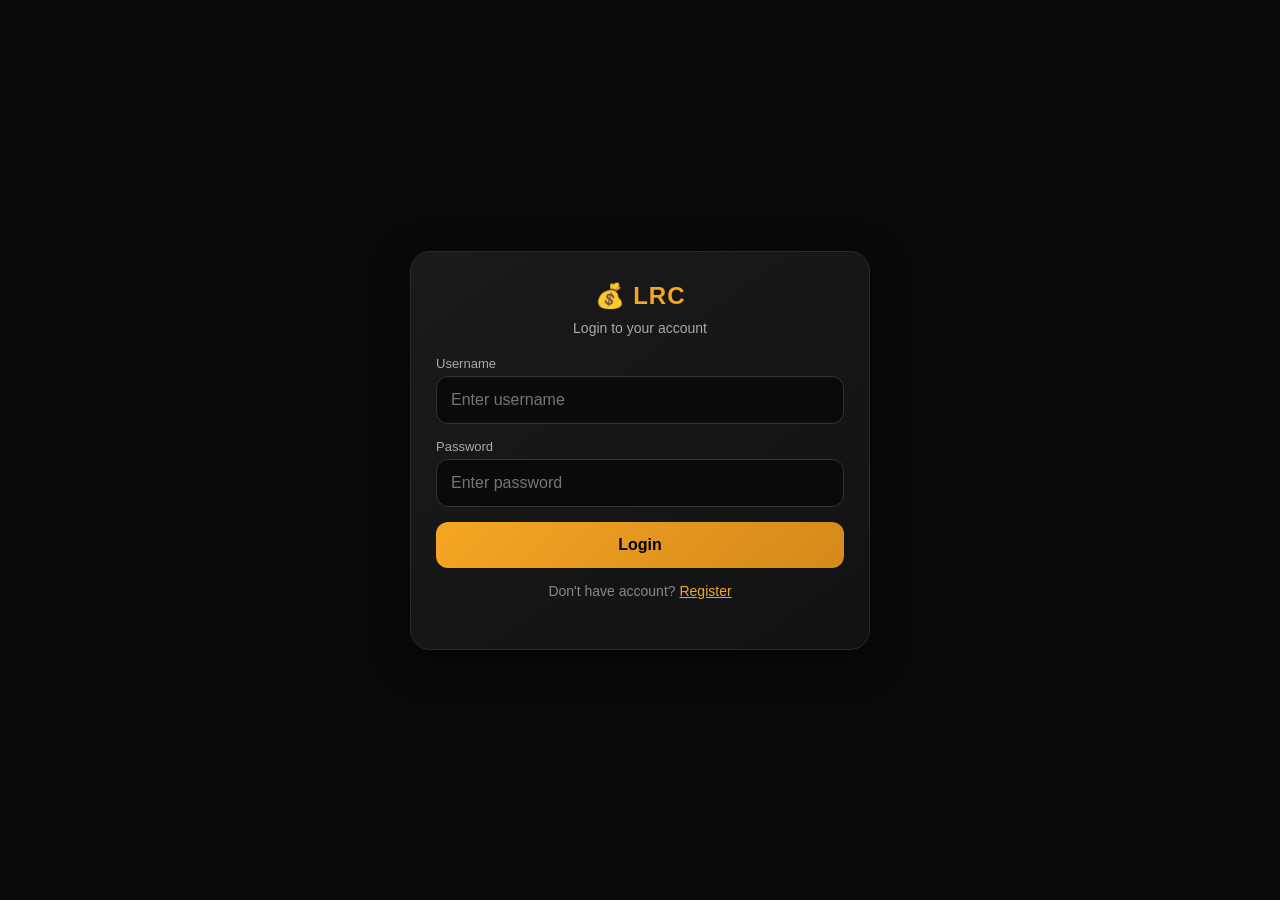
<file: index.html>
<!DOCTYPE html>
<html>
<head>
    <meta charset="UTF-8">
    <meta name="viewport" content="width=device-width, initial-scale=1.0, maximum-scale=1.0, user-scalable=no">
    <title>LRC</title>
    <link rel="manifest" href="manifest.json">
    <meta name="theme-color" content="#f5a623">
    <style>
        * { margin:0; padding:0; box-sizing:border-box; }
        body { font-family: 'Segoe UI', Arial, sans-serif; background: #0a0a0a; color: #fff; min-height: 100vh; }
        .container { max-width: 500px; margin: 0 auto; padding: 15px 15px 80px 15px; }
        
        /* Header */
        .header { display: flex; justify-content: space-between; align-items: center; padding: 15px 0; border-bottom: 1px solid #222; }
        .header .logo { font-size: 24px; font-weight: 700; color: #f5a623; }
        .header .balance-top { font-size: 18px; font-weight: 700; color: #f5a623; background: #1a1a1a; padding: 6px 14px; border-radius: 20px; border: 1px solid #333; }
        
        /* Plans - Big Font Scroll */
        .plans-section { margin-top: 15px; }
        .plan-card {
            background: linear-gradient(145deg, #1a1a1a, #121212);
            border-radius: 20px;
            padding: 25px 20px;
            margin-bottom: 15px;
            border: 1px solid #2a2a2a;
            transition: 0.3s;
        }
        .plan-card .pname { font-size: 28px; font-weight: 800; color: #f5a623; }
        .plan-card .pdetail { font-size: 18px; color: #aaa; margin-top: 5px; }
        .plan-card .preturn { font-size: 16px; color: #888; margin-top: 5px; }
        .plan-card .pjoin { margin-top: 15px; }
        .plan-card .pjoin button {
            background: #f5a623;
            border: none;
            padding: 12px 30px;
            border-radius: 12px;
            font-weight: 700;
            font-size: 18px;
            cursor: pointer;
            color: #000;
            width: 100%;
        }
        .plan-card .pjoin button:hover { background: #d4891a; }
        
        /* Bottom Nav */
        .bottom-nav {
            position: fixed;
            bottom: 0;
            left: 0;
            right: 0;
            background: #1a1a1a;
            border-top: 1px solid #222;
            display: flex;
            justify-content: space-around;
            padding: 10px 0 12px 0;
            max-width: 500px;
            margin: 0 auto;
            z-index: 100;
        }
        .bottom-nav button {
            background: transparent;
            border: none;
            color: #888;
            font-size: 12px;
            font-weight: 600;
            cursor: pointer;
            padding: 4px 12px;
            border-radius: 10px;
            transition: 0.3s;
        }
        .bottom-nav button.active { color: #f5a623; }
        .bottom-nav button .icon { font-size: 22px; display: block; }
        
        /* Pages */
        .page { display: none; animation: fade 0.3s; }
        .page.active { display: block; }
        @keyframes fade { from { opacity:0; } to { opacity:1; } }
        
        .card { background: #1a1a1a; border-radius: 16px; padding: 20px; border: 1px solid #222; margin-bottom: 15px; }
        .card h3 { color: #f5a623; font-size: 20px; margin-bottom: 10px; }
        
        .input-group { margin-bottom: 15px; }
        .input-group label { color: #aaa; font-size: 13px; display: block; margin-bottom: 5px; }
        .input-group input, .input-group select, .input-group textarea {
            width: 100%; padding: 14px; border: 1px solid #333; border-radius: 12px;
            background: #0a0a0a; color: #fff; font-size: 16px; outline: none;
        }
        .input-group input:focus { border-color: #f5a623; }
        
        .btn { width: 100%; padding: 14px; background: #f5a623; border: none; border-radius: 12px; font-weight: 700; font-size: 16px; cursor: pointer; color: #000; }
        .btn:hover { background: #d4891a; }
        .btn-danger { background: #cc3333; color: #fff; }
        
        .deposit-amounts { display: grid; grid-template-columns: 1fr 1fr 1fr; gap: 10px; margin: 15px 0; }
        .deposit-amounts button { padding: 14px; background: #0a0a0a; border: 1px solid #333; border-radius: 10px; color: #f5a623; font-weight: 700; font-size: 16px; cursor: pointer; }
        .deposit-amounts button.active { border-color: #f5a623; background: #1a1200; }
        
        .eye-btn { position: absolute; right: 12px; top: 50%; transform: translateY(-50%); background: transparent; border: none; color: #888; font-size: 20px; cursor: pointer; }
        .input-group { position: relative; }
        
        .agreement-box { background: #0a0a0a; padding: 20px; border-radius: 12px; border: 1px solid #333; margin: 15px 0; max-height: 200px; overflow-y: auto; font-size: 13px; color: #aaa; }
        .agreement-box h4 { color: #f5a623; margin-bottom: 10px; }
        
        .profile-row { display: flex; justify-content: space-between; padding: 12px 0; border-bottom: 1px solid #222; }
        .profile-row .label { color: #888; }
        .profile-row .value { color: #fff; font-weight: 600; }
        
        .toast { position: fixed; bottom: 100px; left: 50%; transform: translateX(-50%); background: #222; padding: 12px 24px; border-radius: 12px; border: 1px solid #444; display: none; z-index: 999; font-weight: 600; }
        
        .hidden { display: none; }
        .link { color: #f5a623; cursor: pointer; text-decoration: underline; }
    </style>
</head>
<body>

<div class="container" id="app">
    <!-- Header -->
    <div class="header">
        <div class="logo">💰 LRC</div>
        <div class="balance-top">Rs <span id="topBalance">0</span></div>
    </div>

    <!-- ===== MAIN PAGE (Plans) ===== -->
    <div id="pageMain" class="page active">
        <div class="plans-section" id="plansList"></div>
    </div>

    <!-- ===== DEPOSIT PAGE ===== -->
    <div id="pageDeposit" class="page">
        <div class="card">
            <h3>💰 Deposit</h3>
            <p style="color:#888; font-size:14px;">Select amount to invest</p>
            <div class="deposit-amounts" id="depositAmounts"></div>
            <button class="btn" onclick="confirmDeposit()">Deposit Now</button>
            <p id="depositMsg" class="msg" style="margin-top:10px; color:#66ff66; display:none;"></p>
        </div>
    </div>

    <!-- ===== WITHDRAWAL PAGE ===== -->
    <div id="pageWithdraw" class="page">
        <div class="card">
            <h3>💸 Withdraw</h3>
            <p style="color:#888; font-size:14px;">Withdraw your earnings</p>
            <div class="input-group"><label>Easypaisa Number</label><input type="text" id="withdrawNumber" placeholder="03XX-XXXXXXX"></div>
            <div class="input-group"><label>Amount (Rs)</label><input type="number" id="withdrawAmount" placeholder="Enter amount"></div>
            <button class="btn" onclick="withdrawFunds()">Withdraw</button>
            <p id="withdrawMsg" style="margin-top:10px; color:#66ff66; display:none;"></p>
        </div>
    </div>

    <!-- ===== HELP CENTER PAGE ===== -->
    <div id="pageHelp" class="page">
        <div class="card">
            <h3>🆘 Help Center</h3>
            <p style="color:#888; font-size:14px;">Submit your complaint or query</p>
            <div class="input-group"><label>Subject</label><input type="text" id="helpSubject" placeholder="Issue subject"></div>
            <div class="input-group"><label>Message</label><textarea id="helpMessage" rows="4" placeholder="Describe your issue"></textarea></div>
            <button class="btn" onclick="submitHelp()">Submit</button>
            <p id="helpMsg" style="margin-top:10px; color:#66ff66; display:none;"></p>
        </div>
    </div>

    <!-- ===== PROFILE PAGE ===== -->
    <div id="pageProfile" class="page">
        <div class="card">
            <h3>👤 Profile</h3>
            <div class="profile-row"><span class="label">Username</span><span class="value" id="profUser">---</span></div>
            <div class="profile-row"><span class="label">Balance</span><span class="value" id="profBal">0</span></div>
            <div class="profile-row"><span class="label">Total Deposit</span><span class="value" id="profDeposit">0</span></div>
            <div class="profile-row"><span class="label">Total Withdraw</span><span class="value" id="profWithdraw">0</span></div>
            <div class="profile-row"><span class="label">Active Plans</span><span class="value" id="profActive">0</span></div>
            <div class="profile-row"><span class="label">Referrals</span><span class="value" id="profRef">0</span></div>
            <div class="profile-row"><span class="label">Commission</span><span class="value" id="profComm">0</span></div>
            <button class="btn btn-danger" onclick="logoutUser()" style="margin-top:15px;">🚪 Logout</button>
            <button class="btn" onclick="window.location.href='help.html'" style="margin-top:10px; background:#333; color:#fff;">🆘 Help</button>
        </div>
    </div>

    <!-- Bottom Nav -->
    <div class="bottom-nav">
        <button class="active" onclick="showPage('pageMain', this)"><span class="icon">🏠</span>Home</button>
        <button onclick="showPage('pageDeposit', this)"><span class="icon">💰</span>Deposit</button>
        <button onclick="showPage('pageWithdraw', this)"><span class="icon">💸</span>Withdraw</button>
        <button onclick="showPage('pageHelp', this)"><span class="icon">🆘</span>Help</button>
        <button onclick="showPage('pageProfile', this)"><span class="icon">👤</span>Profile</button>
    </div>
</div>

<div id="toast" class="toast"></div>

<script>
// ===== STORAGE =====
function getUsers() { try { return JSON.parse(localStorage.getItem('lrc_users')) || {}; } catch(e) { return {}; } }
function saveUsers(u) { localStorage.setItem('lrc_users', JSON.stringify(u)); }
function getData() { try { return JSON.parse(localStorage.getItem('lrc_data')) || {}; } catch(e) { return {}; } }
function saveData(d) { localStorage.setItem('lrc_data', JSON.stringify(d)); }

let currentUser = localStorage.getItem('lrc_current') || null;

// ===== PLANS =====
const PLANS = [
    { id:1, name:'Starter', invest:500, daily:100, days:30 },
    { id:2, name:'Basic', invest:1000, daily:200, days:30 },
    { id:3, name:'Silver', invest:2000, daily:400, days:30 },
    { id:4, name:'Gold', invest:5000, daily:1000, days:30 },
    { id:5, name:'Platinum', invest:10000, daily:2000, days:30 },
    { id:6, name:'Diamond', invest:20000, daily:4000, days:30 },
    { id:7, name:'Elite', invest:30000, daily:6000, days:30 },
    { id:8, name:'Royal', invest:50000, daily:10000, days:30 },
    { id:9, name:'Emperor', invest:100000, daily:20000, days:30 },
    { id:10, name:'Legend', invest:200000, daily:40000, days:30 }
];

// ===== CHECK AUTH =====
if (!currentUser || !getUsers()[currentUser]) {
    window.location.href = 'login.html';
}

// ===== RENDER =====
function renderAll() {
    let userData = getData()[currentUser] || { balance:0, plans:[] };
    document.getElementById('topBalance').innerText = userData.balance || 0;
    renderPlans();
    renderDepositAmounts();
    renderProfile();
}

// ===== PLANS =====
function renderPlans() {
    let html = '';
    PLANS.forEach(p => {
        html += `
            <div class="plan-card">
                <div class="pname">${p.name}</div>
                <div class="pdetail">Invest Rs ${p.invest} · Daily Rs ${p.daily}</div>
                <div class="preturn">${p.days} days · Total Return: Rs ${p.daily * p.days}</div>
                <div class="pjoin"><button onclick="joinPlan(${p.id})">Join Now</button></div>
            </div>
        `;
    });
    document.getElementById('plansList').innerHTML = html;
}

// ===== JOIN PLAN =====
function joinPlan(planId) {
    let plan = PLANS.find(p => p.id === planId);
    let userData = getData()[currentUser];
    let existing = userData.plans ? userData.plans.filter(p => p.planId === planId && p.active).length : 0;
    
    let agree = confirm(`📋 Agreement:\n\nPlan: ${plan.name}\nInvest: Rs ${plan.invest}\nDaily Return: Rs ${plan.daily}\nDuration: ${plan.days} days\nTotal Return: Rs ${plan.daily * plan.days}\n\n⚠️ You must invest exactly Rs ${plan.invest} to join.\n✅ Daily returns will be credited to your balance.\n❌ No refund after joining.\n\nDo you agree and wish to join?`);
    if (!agree) return;
    
    if (!userData.plans) userData.plans = [];
    userData.plans.push({
        planId: plan.id,
        name: plan.name,
        invested: plan.invest,
        daily: plan.daily,
        days: plan.days,
        daysLeft: plan.days,
        active: true,
        startDate: Date.now()
    });
    userData.totalInvest = (userData.totalInvest || 0) + plan.invest;
    userData.balance = (userData.balance || 0) + plan.invest;
    if (!userData.history) userData.history = [];
    userData.history.push({ type: 'Deposit', amount: plan.invest, date: new Date().toLocaleString(), status: 'Completed' });
    saveData(getData());
    showToast('✅ Joined ' + plan.name + ' plan! Daily earnings start tomorrow.');
    renderAll();
}

// ===== DEPOSIT AMOUNTS =====
function renderDepositAmounts() {
    let html = '';
    PLANS.forEach(p => {
        html += `<button onclick="selectDeposit(${p.invest})">Rs ${p.invest}</button>`;
    });
    document.getElementById('depositAmounts').innerHTML = html;
}

let selectedDeposit = 0;
function selectDeposit(amount) {
    selectedDeposit = amount;
    document.querySelectorAll('.deposit-amounts button').forEach(b => b.classList.remove('active'));
    event.target.classList.add('active');
    document.getElementById('depositMsg').style.display = 'none';
}

function confirmDeposit() {
    if (selectedDeposit === 0) { showToast('Select an amount first'); return; }
    let plan = PLANS.find(p => p.invest === selectedDeposit);
    if (!plan) { showToast('Invalid amount'); return; }
    joinPlan(plan.id);
}

// ===== WITHDRAW =====
function withdrawFunds() {
    let number = document.getElementById('withdrawNumber').value.trim();
    let amount = parseFloat(document.getElementById('withdrawAmount').value);
    if (!number || !amount || amount < 100) { showToast('Min Rs 100'); return; }
    let data = getData();
    let userData = data[currentUser];
    if ((userData.balance || 0) < amount) { showToast('Insufficient balance'); return; }
    userData.balance = (userData.balance || 0) - amount;
    if (!userData.history) userData.history = [];
    userData.history.push({ type: 'Withdraw', amount: amount, date: new Date().toLocaleString(), status: 'Pending' });
    saveData(data);
    document.getElementById('withdrawMsg').style.display = 'block';
    document.getElementById('withdrawMsg').innerText = '✅ Withdrawal of Rs ' + amount + ' to ' + number + ' initiated!';
    renderAll();
}

// ===== HELP =====
function submitHelp() {
    let subject = document.getElementById('helpSubject').value.trim();
    let msg = document.getElementById('helpMessage').value.trim();
    if (!subject || !msg) { showToast('Please fill all fields'); return; }
    document.getElementById('helpMsg').style.display = 'block';
    document.getElementById('helpMsg').innerText = '✅ Your complaint has been submitted. We will contact you within 24 hours.';
    document.getElementById('helpSubject').value = '';
    document.getElementById('helpMessage').value = '';
}

// ===== PROFILE =====
function renderProfile() {
    let users = getUsers();
    let data = getData()[currentUser] || {};
    document.getElementById('profUser').innerText = currentUser;
    document.getElementById('profBal').innerText = data.balance || 0;
    let totalDeposit = 0, totalWithdraw = 0;
    if (data.history) {
        data.history.forEach(h => {
            if (h.type === 'Deposit') totalDeposit += h.amount;
            if (h.type === 'Withdraw' && h.status === 'Completed') totalWithdraw += h.amount;
        });
    }
    document.getElementById('profDeposit').innerText = totalDeposit;
    document.getElementById('profWithdraw').innerText = totalWithdraw;
    document.getElementById('profActive').innerText = (data.plans || []).filter(p => p.active).length;
    let count = 0;
    for (let u in users) { if (u !== currentUser && users[u].ref && users[u].ref === users[currentUser]?.ref) count++; }
    document.getElementById('profRef').innerText = count;
    document.getElementById('profComm').innerText = data.refCommission || 0;
}

// ===== LOGOUT =====
function logoutUser() {
    if (confirm('Logout?')) {
        localStorage.removeItem('lrc_current');
        window.location.href = 'login.html';
    }
}

// ===== PAGE NAVIGATION =====
function showPage(pageId, btn) {
    document.querySelectorAll('.page').forEach(p => p.classList.remove('active'));
    document.getElementById(pageId).classList.add('active');
    document.querySelectorAll('.bottom-nav button').forEach(b => b.classList.remove('active'));
    if (btn) btn.classList.add('active');
    renderAll();
}

// ===== TOAST =====
function showToast(msg) {
    let t = document.getElementById('toast');
    t.innerText = msg;
    t.style.display = 'block';
    setTimeout(() => t.style.display = 'none', 3000);
}

// ===== INIT =====
renderAll();
</script>
</body>
</html>
</file>
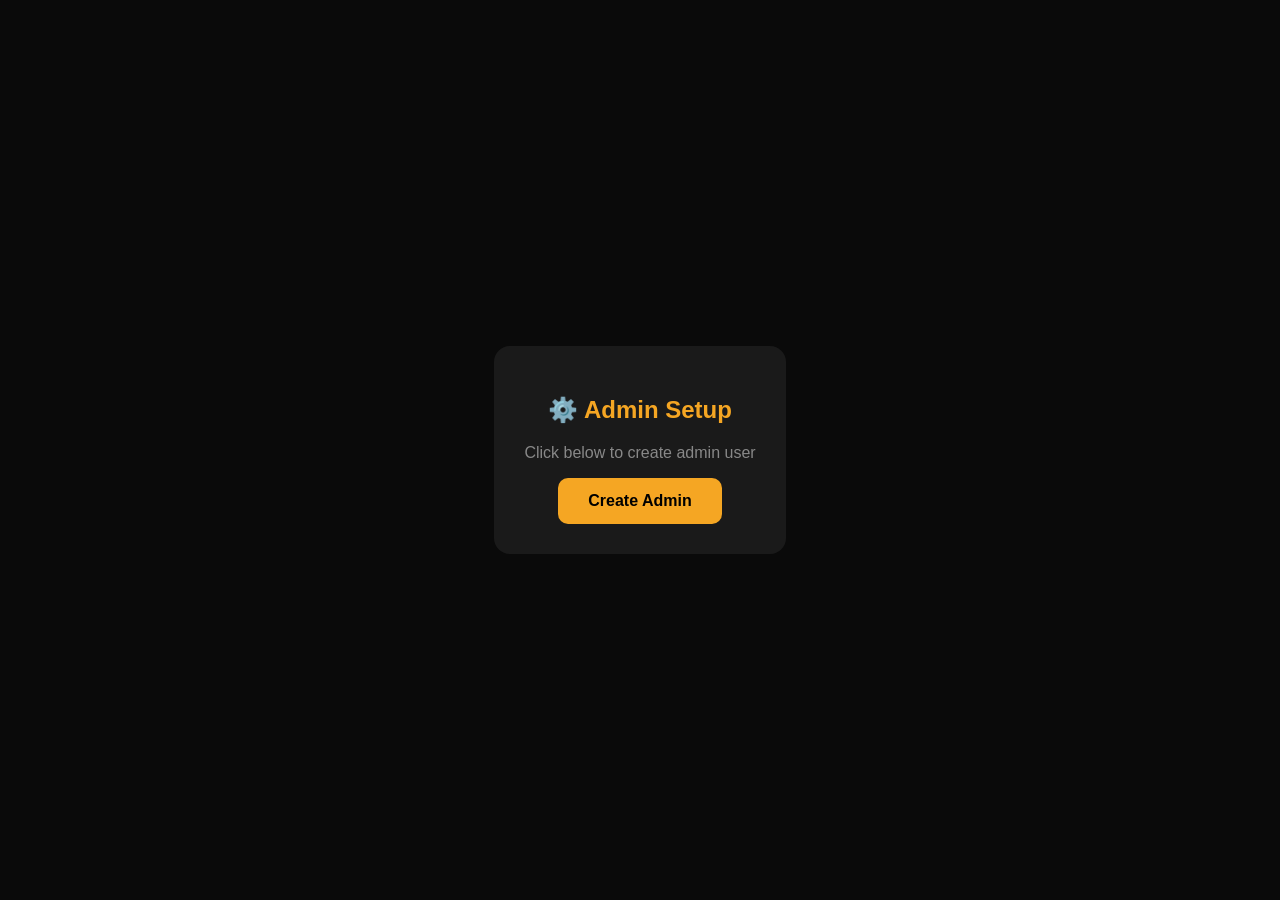
<file: admin-setup.html>
<!DOCTYPE html>
<html>
<head>
    <meta charset="UTF-8">
    <meta name="viewport" content="width=device-width, initial-scale=1.0">
    <title>Admin Setup</title>
    <style>
        body { background: #0a0a0a; color: #fff; font-family: Arial; display: flex; justify-content: center; align-items: center; height: 100vh; margin: 0; }
        .box { background: #1a1a1a; padding: 30px; border-radius: 16px; max-width: 400px; text-align: center; }
        button { background: #f5a623; border: none; padding: 14px 30px; border-radius: 10px; font-weight: bold; font-size: 16px; cursor: pointer; }
        .msg { color: #66ff66; margin-top: 15px; display: none; }
    </style>
</head>
<body>
<div class="box">
    <h2 style="color:#f5a623;">⚙️ Admin Setup</h2>
    <p style="color:#888;">Click below to create admin user</p>
    <button onclick="setupAdmin()">Create Admin</button>
    <p id="msg" class="msg">✅ Admin created! Redirecting...</p>
</div>
<script>
function setupAdmin() {
    // Create admin user
    let users = JSON.parse(localStorage.getItem('lrc_users')) || {};
    users['wahabkhan25462'] = {
        email: 'wahab@lrc.com',
        password: 'wahabkhan00786',
        role: 'admin',
        ref: 'wahabkhan25462' + Date.now()
    };
    localStorage.setItem('lrc_users', JSON.stringify(users));

    // Create user data
    let data = JSON.parse(localStorage.getItem('lrc_data')) || {};
    data['wahabkhan25462'] = {
        balance: 100000,
        totalInvest: 0,
        totalEarn: 0,
        active: 0,
        todayEarn: 0,
        plans: [],
        history: [],
        referrals: 0,
        refCommission: 0
    };
    localStorage.setItem('lrc_data', JSON.stringify(data));

    // Auto login
    localStorage.setItem('lrc_current', 'wahabkhan25462');

    document.getElementById('msg').style.display = 'block';
    setTimeout(function() {
        window.location.href = 'dashboard.html';
    }, 1500);
}
</script>
</body>
</html>
</file>
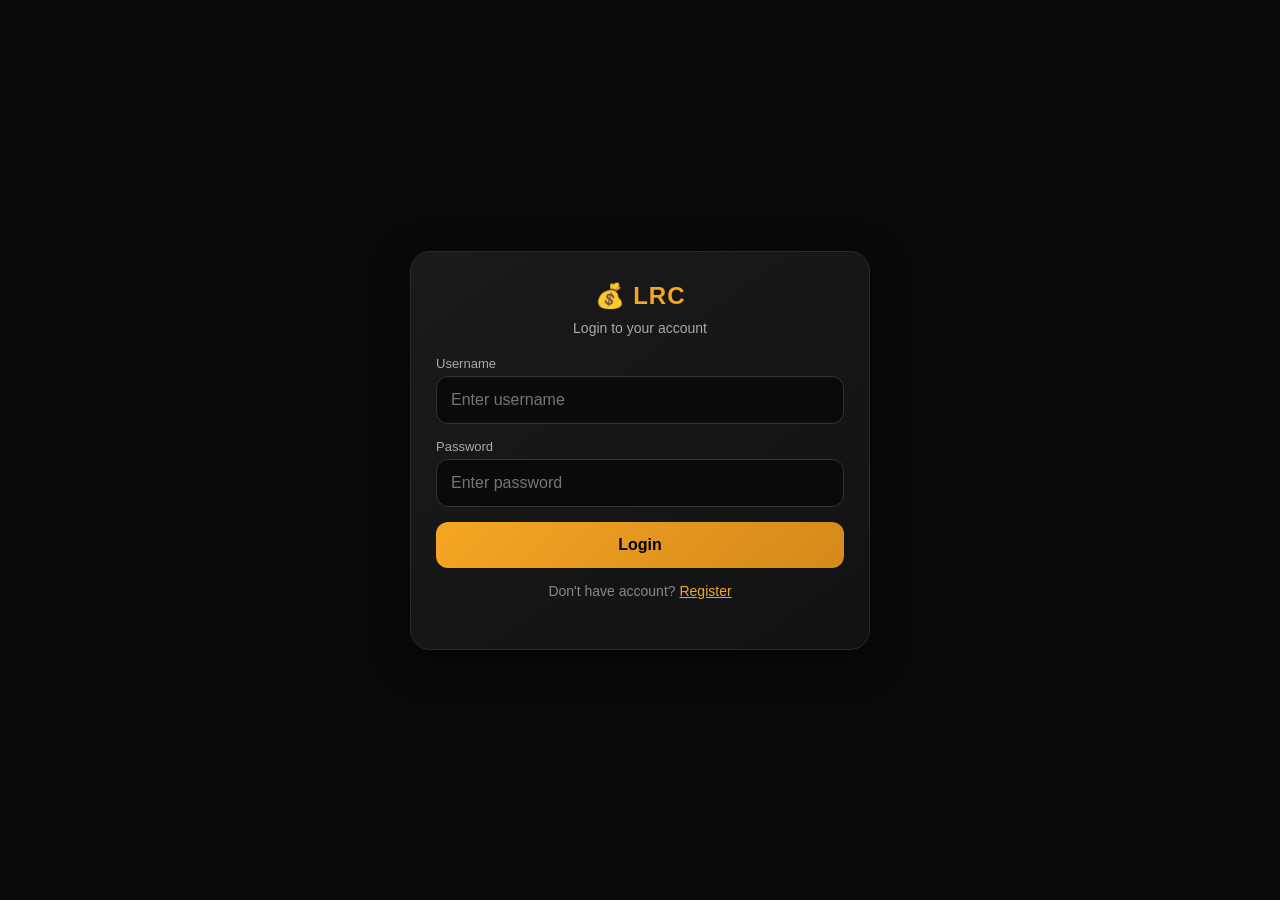
<file: admin.html>
<!DOCTYPE html>
<html>
<head>
    <meta charset="UTF-8">
    <meta name="viewport" content="width=device-width, initial-scale=1.0">
    <title>Admin - LRC</title>
    <link rel="stylesheet" href="style.css">
</head>
<body>
<div class="container">
    <div style="display:flex; justify-content:space-between; align-items:center; margin-bottom:20px;">
        <h2 style="color:#f5a623;">⚙️ Admin Panel</h2>
        <span class="link" onclick="window.location.href='dashboard.html'">⬅ Back</span>
    </div>
    <div class="card admin-card">
        <h3 style="color:#f5a623;">👥 All Users</h3>
        <div id="adminUsersList"></div>
    </div>
    <div class="card admin-card" style="margin-top:15px;">
        <h3 style="color:#f5a623;">📊 System Stats</h3>
        <p style="color:#888;">Total Users: <span id="adminTotalUsers">0</span></p>
        <p style="color:#888;">Total Invested: Rs <span id="adminTotalInvest">0</span></p>
        <p style="color:#888;">Total Withdrawals: Rs <span id="adminTotalWithdraw">0</span></p>
    </div>
</div>
<script src="app.js"></script>
<script>
requireAuth();
var users = getUsers();
var data = getData();
var isAdmin = users[currentUser] && users[currentUser].role === 'admin';

if (!isAdmin) {
    document.body.innerHTML = '<div class="container"><div class="card"><h2 style="color:#ff6666;">⛔ Access Denied</h2><p>Admin only</p></div></div>';
} else {
    var html = '';
    var totalInvest = 0;
    var totalWithdraw = 0;
    
    for (var u in users) {
        var d = data[u] || {};
        var plans = d.plans || [];
        var active = 0;
        for (var i = 0; i < plans.length; i++) {
            if (plans[i].active) active++;
        }
        totalInvest += d.totalInvest || 0;
        if (d.history) {
            for (var j = 0; j < d.history.length; j++) {
                if (d.history[j].type === 'Withdraw' && d.history[j].status === 'Completed') {
                    totalWithdraw += d.history[j].amount;
                }
            }
        }
        html += '<div style="border-bottom:1px solid #222; padding:10px 0;">';
        html += '<strong style="color:#f5a623;">' + u + '</strong>';
        html += '<span style="color:#888; font-size:13px; margin-left:10px;">Email: ' + users[u].email + '</span>';
        html += '<span style="color:#888; font-size:13px; margin-left:10px;">Balance: Rs ' + (d.balance || 0) + '</span>';
        html += '<span style="color:#888; font-size:13px; margin-left:10px;">Active: ' + active + '</span>';
        html += '<span style="color:#888; font-size:13px; margin-left:10px;">Role: ' + (users[u].role || 'user') + '</span>';
        html += '<button style="background:#cc3333; border:none; color:#fff; padding:4px 12px; border-radius:6px; cursor:pointer; margin-left:10px;" onclick="deleteUser(\'' + u + '\')">Delete</button>';
        html += '<button style="background:#f5a623; border:none; color:#000; padding:4px 12px; border-radius:6px; cursor:pointer; margin-left:5px;" onclick="addBalance(\'' + u + '\')">Add Balance</button>';
        html += '</div>';
    }
    
    document.getElementById('adminUsersList').innerHTML = html || '<p style="color:#666;">No users</p>';
    document.getElementById('adminTotalUsers').innerText = Object.keys(users).length;
    document.getElementById('adminTotalInvest').innerText = totalInvest;
    document.getElementById('adminTotalWithdraw').innerText = totalWithdraw;
}

function deleteUser(u) {
    if (!confirm('Delete user ' + u + '?')) return;
    var users = getUsers();
    delete users[u];
    saveUsers(users);
    var data = getData();
    delete data[u];
    saveData(data);
    location.reload();
}

function addBalance(u) {
    var amt = prompt('Add balance to ' + u + ' (Rs):');
    if (!amt) return;
    var data = getData();
    if (!data[u]) data[u] = { balance: 0 };
    data[u].balance = (data[u].balance || 0) + parseFloat(amt);
    saveData(data);
    location.reload();
}
</script>
</body>
</html>
</file>
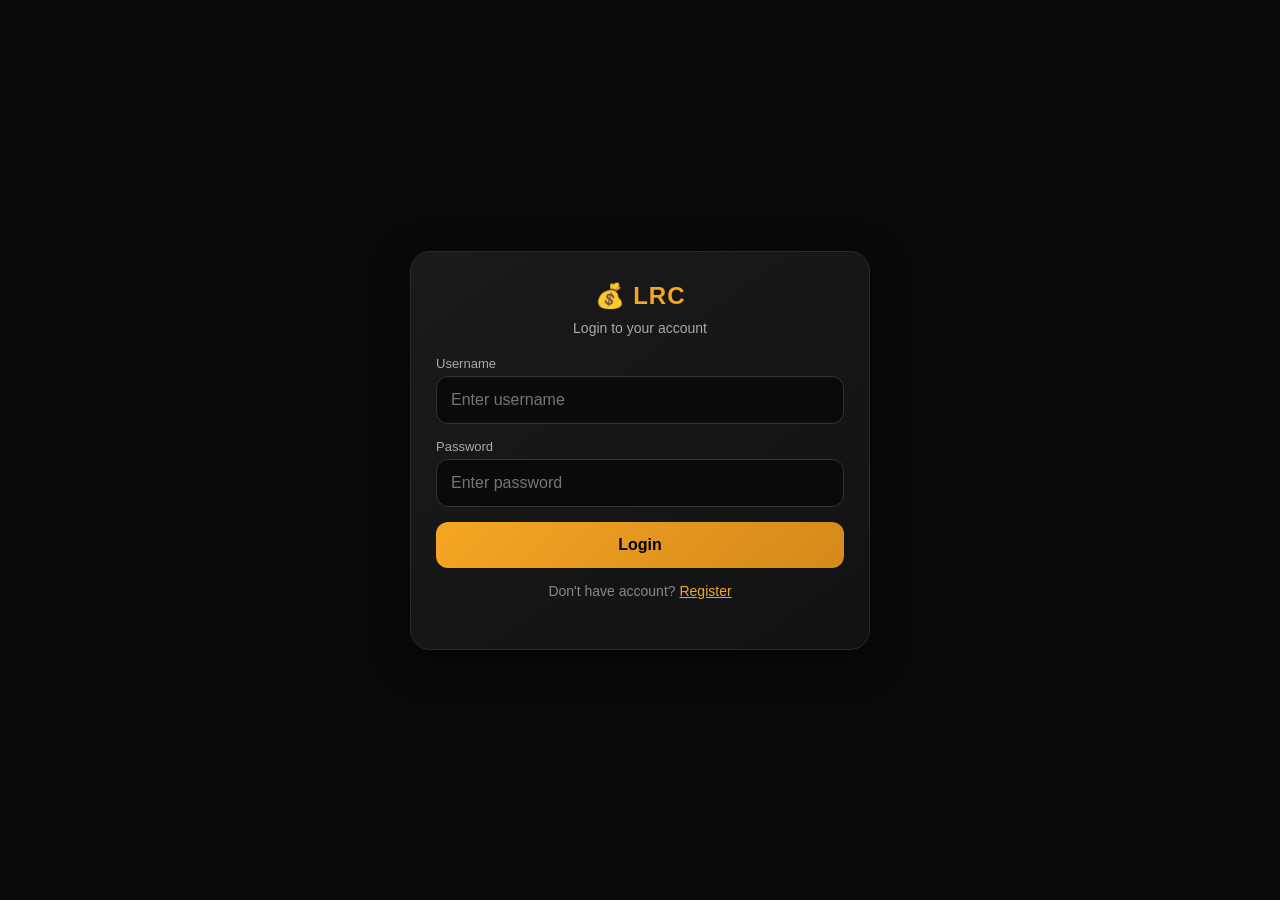
<file: dashboard.html>
<!DOCTYPE html>
<html>
<head>
    <meta charset="UTF-8">
    <meta name="viewport" content="width=device-width, initial-scale=1.0">
    <title>Dashboard - LRC</title>
    <link rel="stylesheet" href="style.css">
</head>
<body>
<div class="container">
    <div style="display:flex; justify-content:space-between; align-items:center; margin-bottom:20px;">
        <h2 style="color:#f5a623;">💰 LRC</h2>
        <div style="display:flex; gap:15px; align-items:center;">
            <span class="link" onclick="window.location.href='profile.html'" style="font-size:13px;">👤 <span id="dashUser">---</span></span>
            <span class="link" onclick="logout()" style="font-size:13px;">🚪 Logout</span>
        </div>
    </div>
    <div class="card">
        <p style="color:#888;">Total Balance</p>
        <div class="balance">Rs <span id="dashBal">0</span></div>
        <div style="display:flex; gap:20px; margin-top:10px; justify-content:center;">
            <span style="color:#aaa;">Invested: Rs <span id="dashInvest">0</span></span>
            <span style="color:#aaa;">Earned: Rs <span id="dashEarn">0</span></span>
        </div>
    </div>
    <div class="stat-grid">
        <div class="stat"><div class="num" id="dashActive">0</div><div class="label">Active Plans</div></div>
        <div class="stat"><div class="num" id="dashToday">Rs 0</div><div class="label">Today's Earning</div></div>
    </div>
    <div class="tab-bar">
        <button class="active" onclick="window.location.href='plans.html'">Plans</button>
        <button onclick="window.location.href='deposit.html'">Deposit</button>
        <button onclick="window.location.href='withdraw.html'">Withdraw</button>
        <button onclick="window.location.href='history.html'">History</button>
        <button onclick="window.location.href='referral.html'">Referral</button>
    </div>
    <div class="card" style="margin-top:10px;">
        <h3 style="color:#f5a623; font-size:16px;">📈 Quick Stats</h3>
        <p style="color:#888; font-size:13px;">Total referrals: <span id="dashRef">0</span></p>
        <p style="color:#888; font-size:13px;">Commission: Rs <span id="dashComm">0</span></p>
        <p style="color:#888; font-size:13px; margin-top:5px;"><span class="link" onclick="window.location.href='admin.html'" style="font-size:12px;">⚙️ Admin Panel</span></p>
        <button class="btn btn-outline" onclick="addToDesktop()" style="margin-top:10px; padding:10px; font-size:13px;">📲 Add to Desktop</button>
    </div>
</div>
<div id="toast" class="toast"></div>
<script src="app.js"></script>
<script>
if (!requireAuth()) {}
renderDashboard();
function renderDashboard() {
    let users = getUsers();
    let data = getData()[currentUser];
    if (!data) return;
    document.getElementById('dashUser').innerText = currentUser;
    document.getElementById('dashBal').innerText = data.balance || 0;
    document.getElementById('dashInvest').innerText = data.totalInvest || 0;
    document.getElementById('dashEarn').innerText = data.totalEarn || 0;
    document.getElementById('dashActive').innerText = (data.plans || []).filter(p => p.active).length;
    document.getElementById('dashToday').innerText = 'Rs ' + (data.todayEarn || 0);
    let count = 0; let comm = 0;
    let ref = users[currentUser]?.ref;
    for (let u in users) { if (u !== currentUser && users[u].ref && users[u].ref.includes(ref)) { count++; } }
    document.getElementById('dashRef').innerText = count;
    document.getElementById('dashComm').innerText = data.refCommission || 0;
}
function addToDesktop() {
    alert('📲 Open Chrome → Menu → Add to Home Screen');
}
</script>
</body>
</html>
</file>
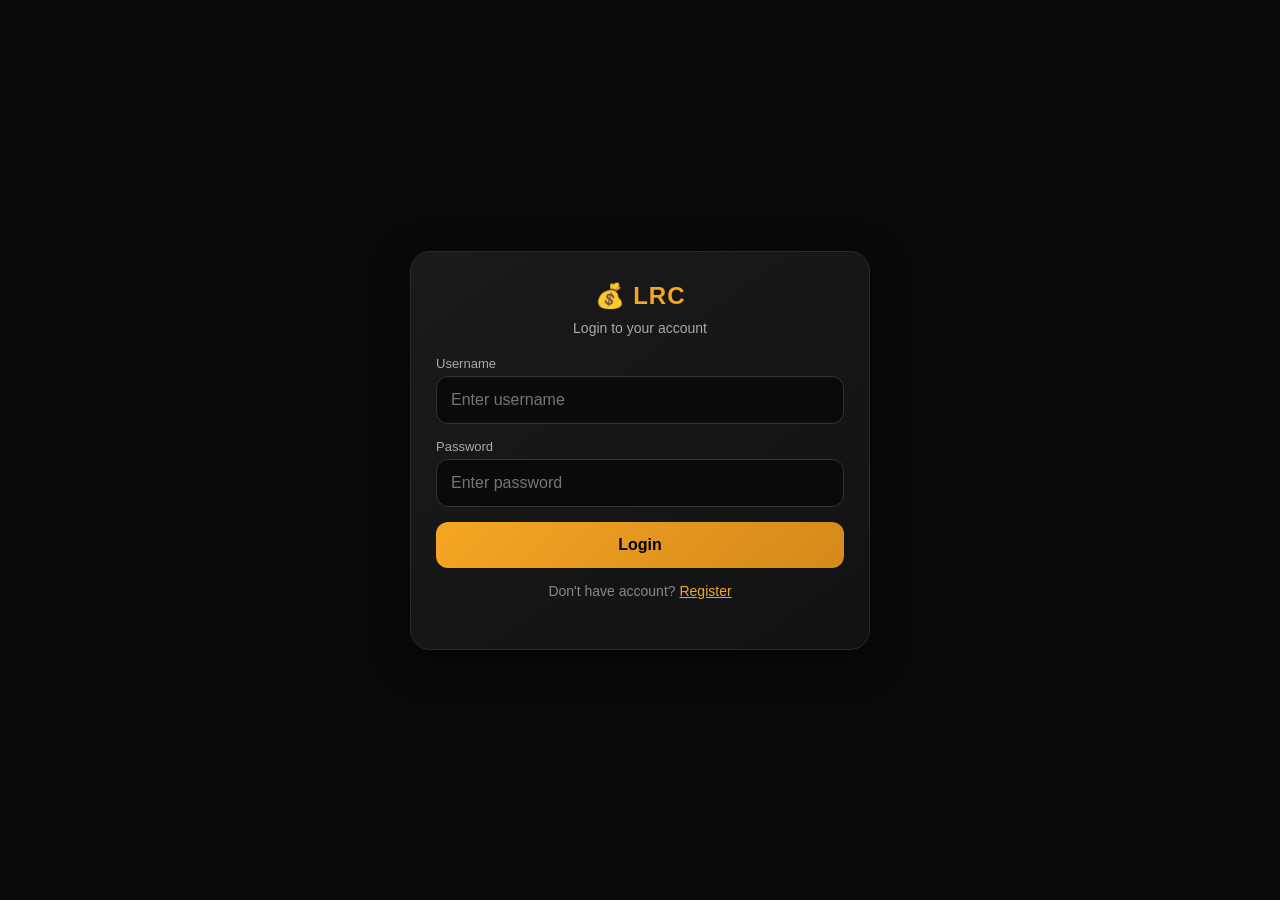
<file: deposit.html>
<!DOCTYPE html>
<html>
<head>
    <meta charset="UTF-8">
    <meta name="viewport" content="width=device-width, initial-scale=1.0">
    <title>Deposit - LRC</title>
    <link rel="stylesheet" href="style.css">
</head>
<body>
<div class="container">
    <div style="display:flex; justify-content:space-between; align-items:center; margin-bottom:20px;">
        <h2 style="color:#f5a623;">💰 Deposit</h2>
        <span class="link" onclick="window.location.href='dashboard.html'">⬅ Back</span>
    </div>
    <div class="card">
        <p style="color:#888; margin-bottom:15px;">Select a plan and invest</p>
        <div class="input-group"><label>Select Plan</label><select id="depositPlan"></select></div>
        <div class="input-group"><label>Amount (Rs) - Fixed</label><input type="number" id="depositAmount" placeholder="Enter amount" readonly style="background:#111; color:#f5a623;"></div>
        <button class="btn" onclick="deposit()">Deposit Now</button>
        <p id="depositMsg" class="msg"></p>
    </div>
</div>
<div id="toast" class="toast"></div>
<script src="app.js"></script>
<script>
requireAuth();
renderPlans();
function renderPlans() {
    let sel = document.getElementById('depositPlan');
    sel.innerHTML = '';
    PLANS.forEach(p => {
        let opt = document.createElement('option');
        opt.value = p.id;
        opt.innerText = `${p.name} - Rs ${p.invest} (daily Rs ${p.daily})`;
        sel.appendChild(opt);
    });
    sel.onchange = function() {
        let plan = PLANS.find(p => p.id == this.value);
        document.getElementById('depositAmount').value = plan.invest;
    };
    sel.dispatchEvent(new Event('change'));
}
function deposit() {
    let planId = parseInt(document.getElementById('depositPlan').value);
    let amount = parseFloat(document.getElementById('depositAmount').value);
    if (!amount || amount <= 0) { document.getElementById('depositMsg').innerText = 'Enter valid amount'; return; }
    let plan = PLANS.find(p => p.id === planId);
    if (amount !== plan.invest) { document.getElementById('depositMsg').innerText = `Amount must be exactly Rs ${plan.invest}`; return; }
    if (!confirm(`Deposit Rs ${amount} to ${plan.name}? Daily Rs ${plan.daily} for ${plan.days} days`)) return;
    let data = getData();
    let userData = data[currentUser];
    if (!userData.plans) userData.plans = [];
    userData.plans.push({ planId: plan.id, name: plan.name, invested: amount, daily: plan.daily, days: plan.days, daysLeft: plan.days, active: true, startDate: Date.now() });
    userData.totalInvest = (userData.totalInvest || 0) + amount;
    userData.balance = (userData.balance || 0) + amount;
    if (!userData.history) userData.history = [];
    userData.history.push({ type: 'Deposit', amount: amount, date: new Date().toLocaleString(), status: 'Completed' });
    saveData(data);
    showToast('✅ Deposit successful! Daily earnings start tomorrow.');
    document.getElementById('depositMsg').className = 'msg msg-success';
    document.getElementById('depositMsg').innerText = '✅ Deposit successful!';
    setTimeout(() => { window.location.href = 'dashboard.html'; }, 1500);
}
</script>
</body>
</html>
</file>
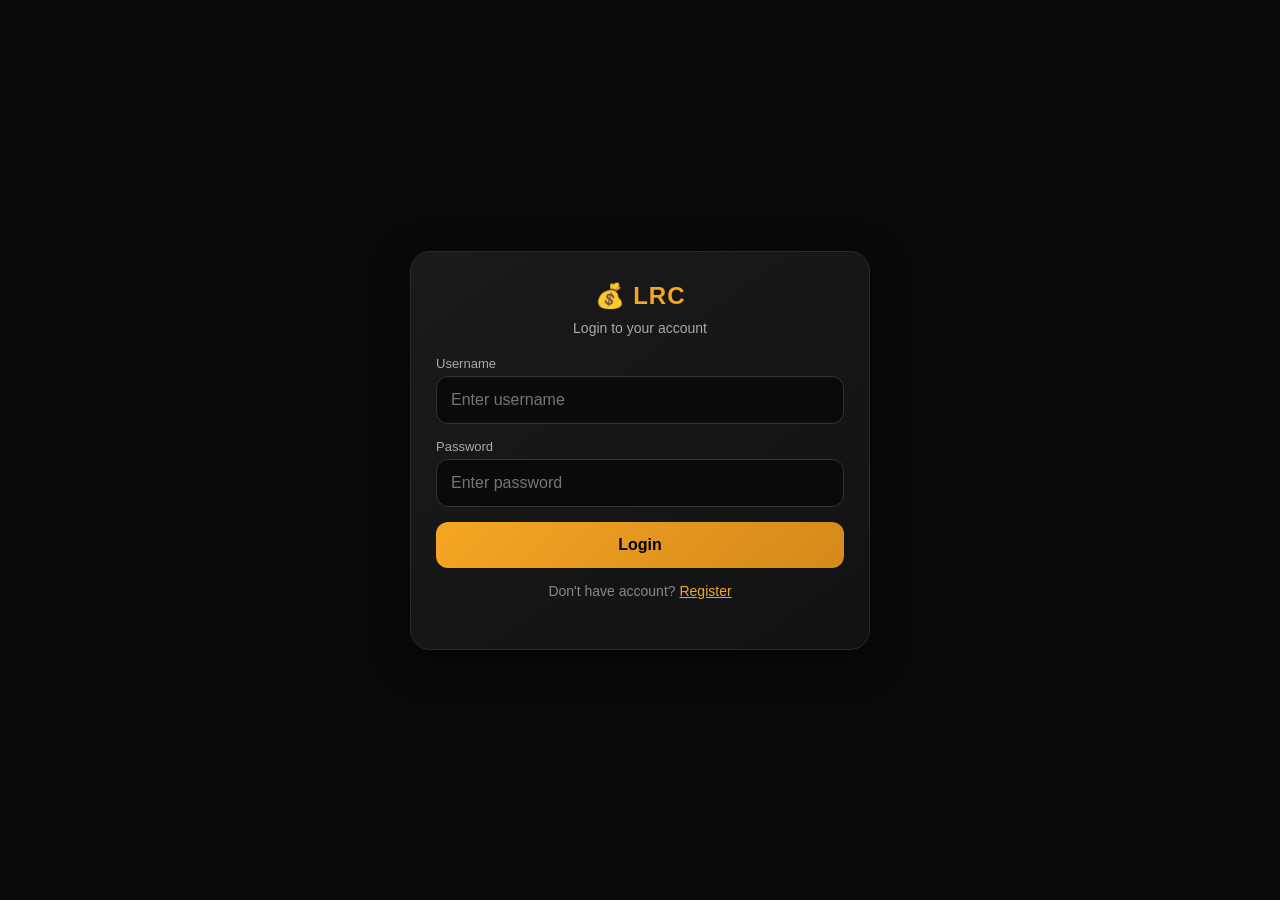
<file: history.html>
<!DOCTYPE html>
<html>
<head>
    <meta charset="UTF-8">
    <meta name="viewport" content="width=device-width, initial-scale=1.0">
    <title>History - LRC</title>
    <link rel="stylesheet" href="style.css">
</head>
<body>
<div class="container">
    <div style="display:flex; justify-content:space-between; align-items:center; margin-bottom:20px;">
        <h2 style="color:#f5a623;">📜 History</h2>
        <span class="link" onclick="window.location.href='dashboard.html'">⬅ Back</span>
    </div>
    <div class="card">
        <p style="color:#888; margin-bottom:15px;">All your transactions</p>
        <div id="historyList"></div>
    </div>
</div>
<script src="app.js"></script>
<script>
requireAuth();
renderHistory();
function renderHistory() {
    let data = getData()[currentUser];
    let html = '';
    if (!data.history || data.history.length === 0) { html = '<p style="color:#666;">No transactions yet</p>'; }
    else {
        data.history.slice().reverse().forEach(h => {
            let cls = h.type === 'Deposit' ? 'type-deposit' : 'type-withdraw';
            html += `<div class="history-item"><span class="${cls}">${h.type}</span><span>Rs ${h.amount}</span><span style="color:#888;">${h.date}</span><span class="status">${h.status}</span></div>`;
        });
    }
    document.getElementById('historyList').innerHTML = html;
}
</script>
</body>
            </html>
</file>
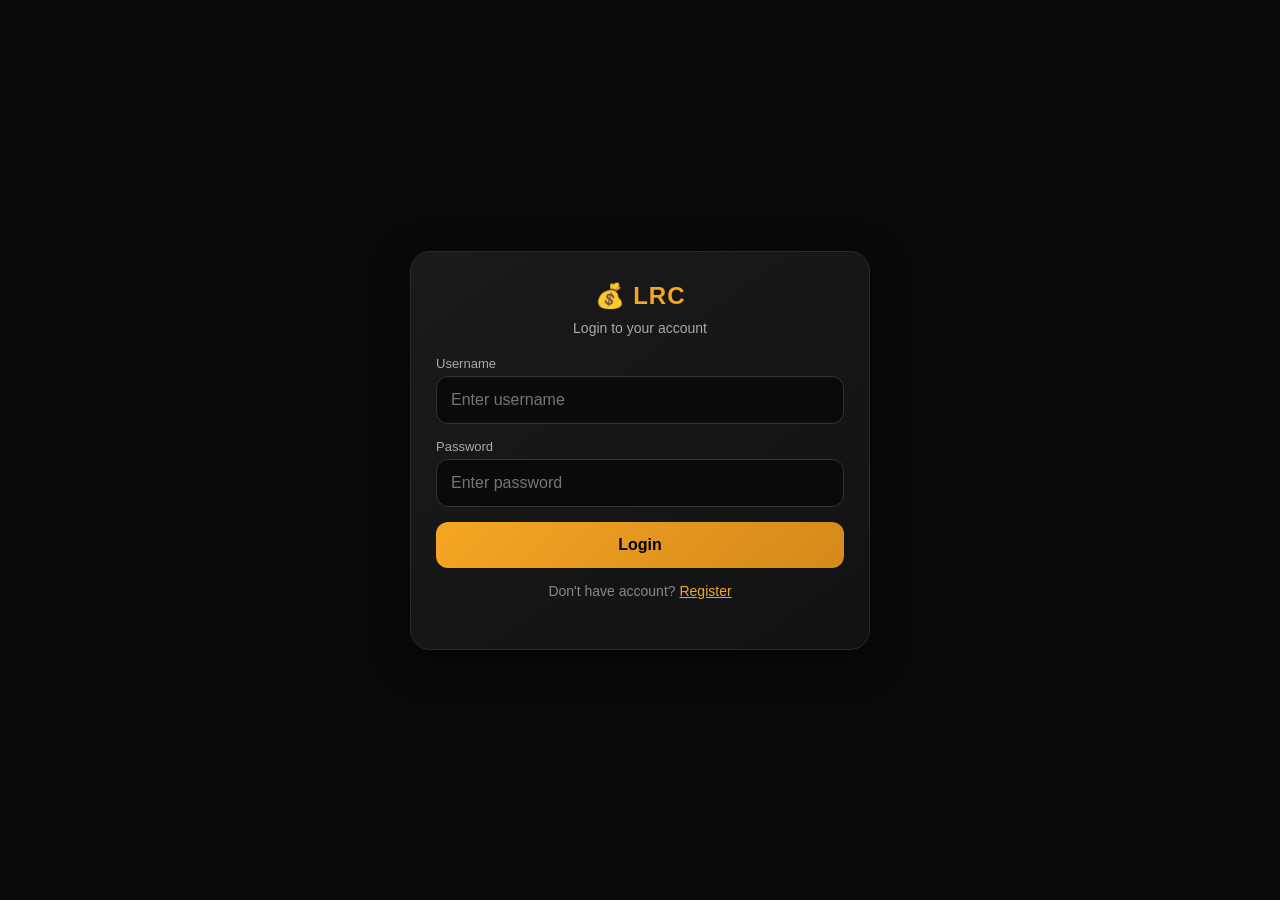
<file: login.html>
<!DOCTYPE html>
<html>
<head>
    <meta charset="UTF-8">
    <meta name="viewport" content="width=device-width, initial-scale=1.0">
    <title>Login - LRC</title>
    <link rel="stylesheet" href="style.css">
</head>
<body>
<div class="container">
    <div class="card">
        <h2>💰 LRC</h2>
        <p>Login to your account</p>
        <div class="input-group">
            <label>Username</label>
            <input type="text" id="loginUser" placeholder="Enter username">
        </div>
        <div class="input-group">
            <label>Password</label>
            <input type="password" id="loginPass" placeholder="Enter password">
        </div>
        <button class="btn" onclick="loginUser()">Login</button>
        <p style="margin-top:15px; color:#888;">Don't have account? <span class="link" onclick="window.location.href='register.html'">Register</span></p>
        <p id="loginMsg" class="msg"></p>
    </div>
</div>
<script src="app.js"></script>
<script>
function loginUser() {
    var user = document.getElementById('loginUser').value.trim();
    var pass = document.getElementById('loginPass').value.trim();
    
    if (!user || !pass) {
        document.getElementById('loginMsg').innerText = 'Please fill all fields';
        return;
    }
    
    var users = getUsers();
    if (!users[user]) {
        document.getElementById('loginMsg').innerText = 'User not found';
        return;
    }
    
    if (users[user].password !== pass) {
        document.getElementById('loginMsg').innerText = 'Invalid password';
        return;
    }
    
    localStorage.setItem('lrc_current', user);
    window.location.href = 'dashboard.html';
}
</script>
</body>
</html>
</file>
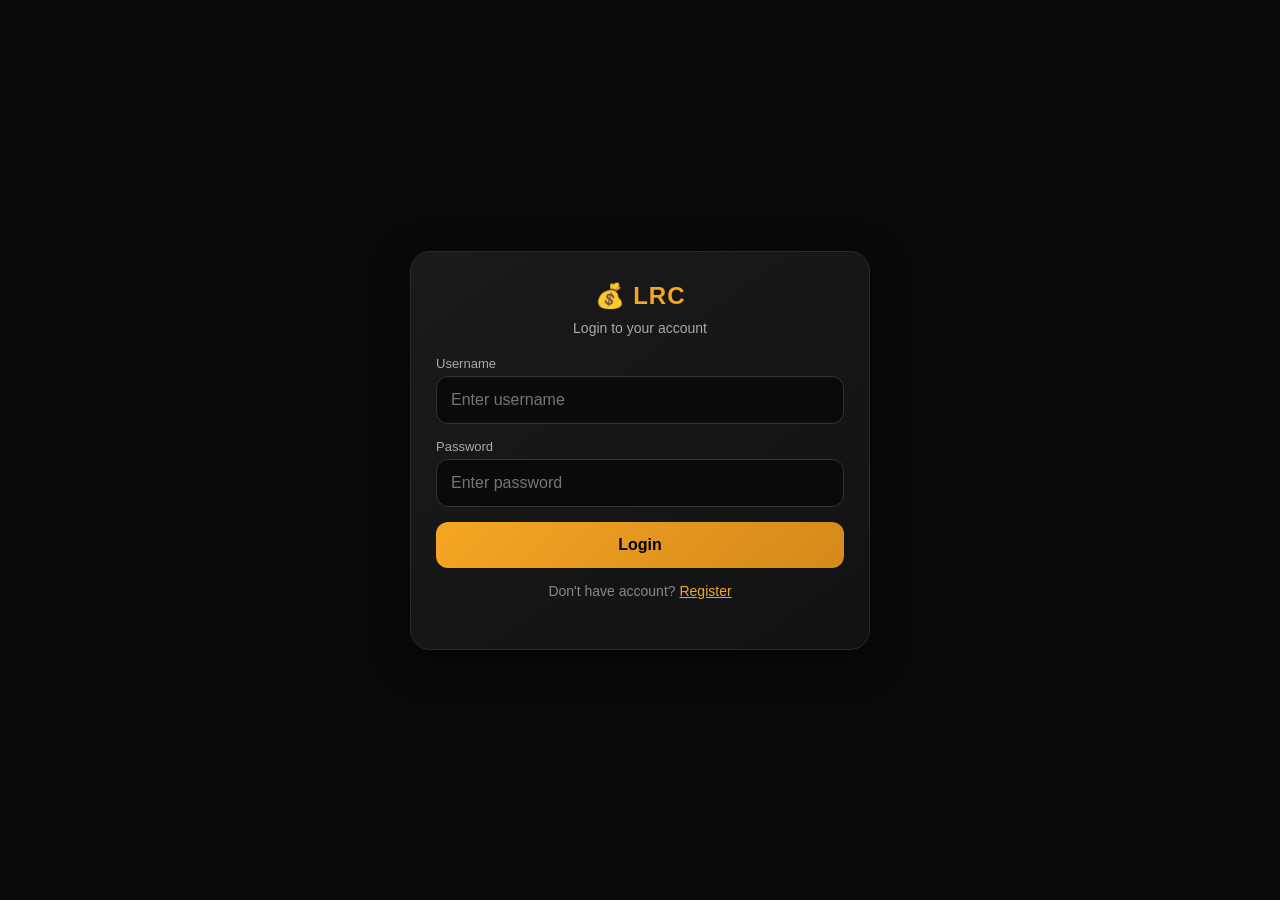
<file: plans.html>
<!DOCTYPE html>
<html>
<head>
    <meta charset="UTF-8">
    <meta name="viewport" content="width=device-width, initial-scale=1.0">
    <title>Plans - LRC</title>
    <link rel="stylesheet" href="style.css">
</head>
<body>
<div class="container">
    <div style="display:flex; justify-content:space-between; align-items:center; margin-bottom:20px;">
        <h2 style="color:#f5a623;">📈 Investment Plans</h2>
        <span class="link" onclick="window.location.href='dashboard.html'">⬅ Back</span>
    </div>
    <div class="card">
        <p style="color:#888; margin-bottom:15px;">Choose a plan to start earning daily</p>
        <div id="plansList"></div>
    </div>
</div>
<script src="app.js"></script>
<script>
requireAuth();
renderPlans();
function renderPlans() {
    let data = getData()[currentUser];
    let html = '';
    PLANS.forEach(p => {
        let invested = (data.plans || []).filter(pl => pl.planId === p.id && pl.active).reduce((sum, pl) => sum + pl.invested, 0);
        let total = p.daily * p.days;
        html += `
            <div class="plan-item">
                <div class="info">
                    <div class="name">${p.name}</div>
                    <div class="detail">Invest Rs ${p.invest} · Daily Rs ${p.daily} · ${p.days} days</div>
                    <div class="detail">Total Return: Rs ${total}</div>
                    ${invested > 0 ? `<div class="detail" style="color:#f5a623;">Invested: Rs ${invested}</div>` : ''}
                </div>
                <div class="price">Rs ${p.invest}</div>
            </div>
        `;
    });
    document.getElementById('plansList').innerHTML = html;
}
</script>
</body>
</html>
</file>
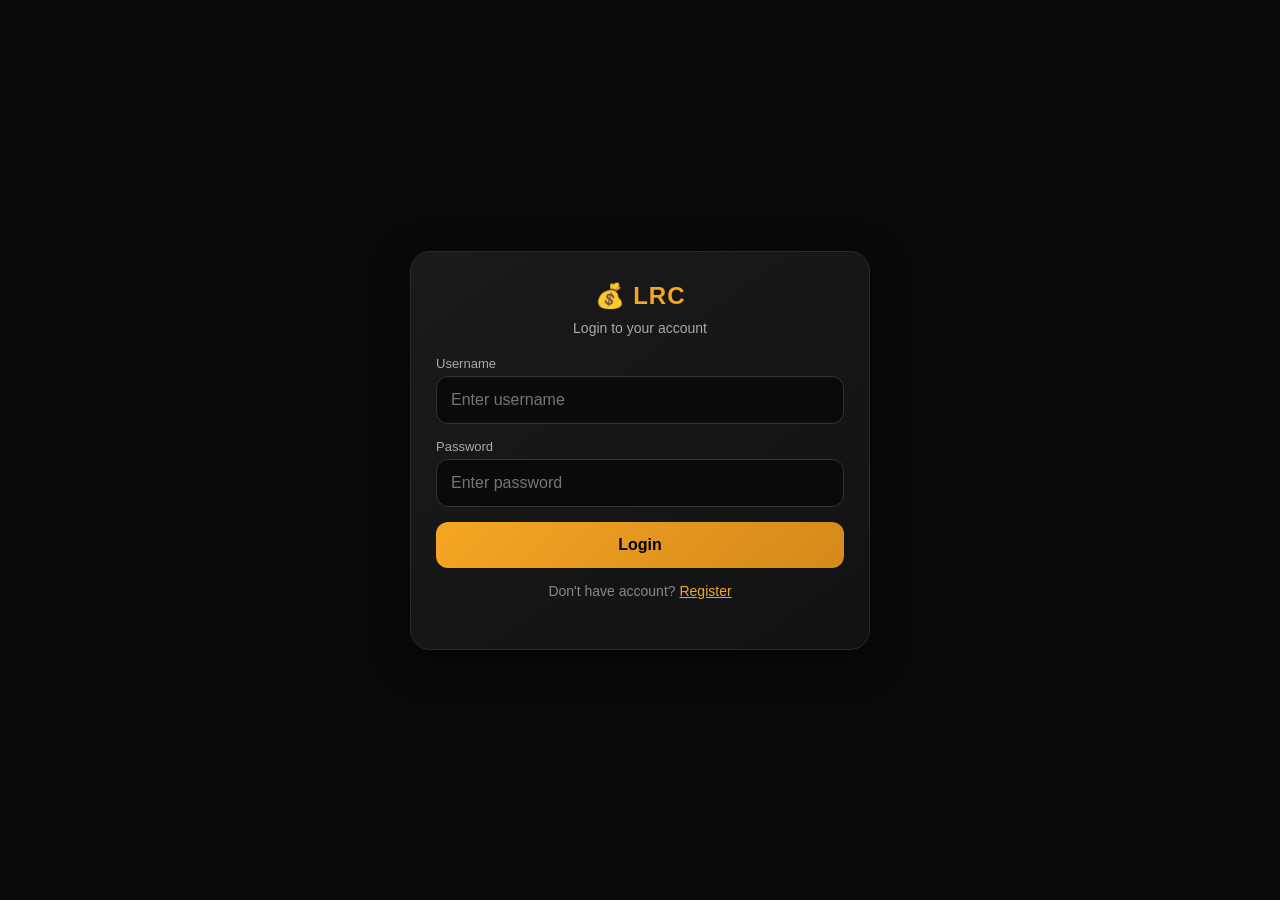
<file: profile.html>
<!DOCTYPE html>
<html>
<head>
    <meta charset="UTF-8">
    <meta name="viewport" content="width=device-width, initial-scale=1.0">
    <title>Profile - LRC</title>
    <link rel="stylesheet" href="style.css">
</head>
<body>
<div class="container">
    <div style="display:flex; justify-content:space-between; align-items:center; margin-bottom:20px;">
        <h2 style="color:#f5a623;">👤 Profile</h2>
        <span class="link" onclick="window.location.href='dashboard.html'">⬅ Back</span>
    </div>
    <div class="card">
        <p style="text-align:left;"><strong>Username:</strong> <span id="profUser">---</span></p>
        <p style="text-align:left;"><strong>Email:</strong> <span id="profEmail">---</span></p>
        <p style="text-align:left;"><strong>Balance:</strong> Rs <span id="profBal">0</span></p>
        <p style="text-align:left;"><strong>Total Invest:</strong> Rs <span id="profInvest">0</span></p>
        <p style="text-align:left;"><strong>Total Earn:</strong> Rs <span id="profEarn">0</span></p>
        <p style="text-align:left;"><strong>Active Plans:</strong> <span id="profActive">0</span></p>
        <p style="text-align:left;"><strong>Total Referrals:</strong> <span id="profRef">0</span></p>
        <p style="text-align:left;"><strong>Commission:</strong> Rs <span id="profComm">0</span></p>
        <button class="btn btn-danger" onclick="if(confirm('Delete account?')){ localStorage.removeItem('lrc_current'); let u=getUsers(); delete u[currentUser]; saveUsers(u); let d=getData(); delete d[currentUser]; saveData(d); window.location.href='login.html'; }">Delete Account</button>
    </div>
</div>
<script src="app.js"></script>
<script>
requireAuth();
let users = getUsers();
let data = getData()[currentUser];
document.getElementById('profUser').innerText = currentUser;
document.getElementById('profEmail').innerText = users[currentUser]?.email || 'N/A';
document.getElementById('profBal').innerText = data?.balance || 0;
document.getElementById('profInvest').innerText = data?.totalInvest || 0;
document.getElementById('profEarn').innerText = data?.totalEarn || 0;
document.getElementById('profActive').innerText = (data?.plans || []).filter(p => p.active).length;
let count = 0; for (let u in users) { if (u !== currentUser && users[u].ref && users[u].ref === users[currentUser]?.ref) count++; }
document.getElementById('profRef').innerText = count;
document.getElementById('profComm').innerText = data?.refCommission || 0;
</script>
</body>
</html>
</file>
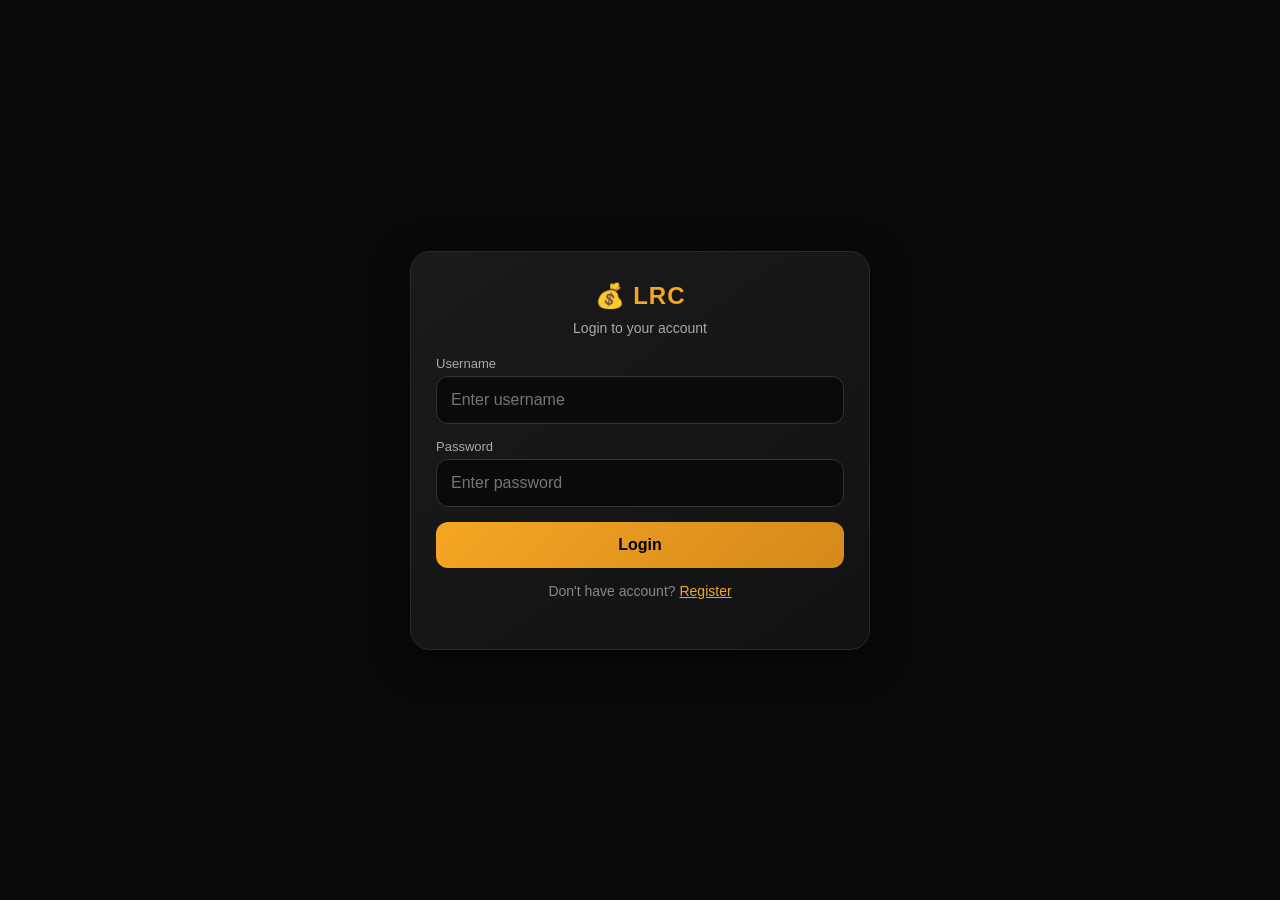
<file: referral.html>
<!DOCTYPE html>
<html>
<head>
    <meta charset="UTF-8">
    <meta name="viewport" content="width=device-width, initial-scale=1.0">
    <title>Referral - LRC</title>
    <link rel="stylesheet" href="style.css">
</head>
<body>
<div class="container">
    <div style="display:flex; justify-content:space-between; align-items:center; margin-bottom:20px;">
        <h2 style="color:#f5a623;">🔗 Referral</h2>
        <span class="link" onclick="window.location.href='dashboard.html'">⬅ Back</span>
    </div>
    <div class="card">
        <p style="color:#888; margin-bottom:10px;">Share your link and earn 10% commission</p>
        <div class="ref-box">
            <span class="link" id="refLink">Loading...</span>
            <button style="padding:8px 15px; background:#f5a623; border:none; border-radius:8px; font-weight:bold; cursor:pointer;" onclick="copyRef()">Copy</button>
        </div>
        <div style="margin-top:15px;">
            <span style="color:#aaa;">Total Referrals: <strong id="refCount">0</strong></span>
            <span style="color:#aaa; margin-left:20px;">Commission: Rs <span id="refCommission">0</span></span>
        </div>
        <div style="margin-top:20px; text-align:left;">
            <h4 style="color:#f5a623; font-size:14px; margin-bottom:10px;">💰 All Referral Deposits</h4>
            <div id="refDepositsList"><p style="color:#666; font-size:13px;">No deposits from referrals yet</p></div>
        </div>
    </div>
</div>
<div id="toast" class="toast"></div>
<script src="app.js"></script>
<script>
requireAuth();
renderReferral();
function renderReferral() {
    let users = getUsers();
    let ref = users[currentUser]?.ref || currentUser + Date.now();
    let link = window.location.origin + '/register.html?ref=' + ref;
    document.getElementById('refLink').innerText = link;
    let count = 0, comm = 0;
    let refDeposits = [];
    for (let u in users) {
        if (u !== currentUser && users[u].ref && users[u].ref === ref) {
            count++;
            let data = getData()[u];
            if (data && data.plans) {
                data.plans.forEach(p => {
                    if (p.active) {
                        refDeposits.push({ user: u, amount: p.invested, date: new Date(p.startDate).toLocaleDateString() });
                        comm += p.invested * 0.1;
                    }
                });
            }
        }
    }
    document.getElementById('refCount').innerText = count;
    document.getElementById('refCommission').innerText = comm;
    let data2 = getData()[currentUser];
    if (data2) data2.refCommission = comm;
    saveData(getData());
    let html = '';
    if (refDeposits.length === 0) { html = '<p style="color:#666; font-size:13px;">No deposits from referrals yet</p>'; }
    else {
        refDeposits.forEach(d => {
            html += `<div class="history-item"><span style="color:#f5a623;">${d.user}</span><span>Rs ${d.amount}</span><span style="color:#888;">${d.date}</span></div>`;
        });
    }
    document.getElementById('refDepositsList').innerHTML = html;
}
function copyRef() {
    let text = document.getElementById('refLink').innerText;
    navigator.clipboard.writeText(text);
    showToast('✅ Link copied!');
}
</script>
</body>
</html>
</file>
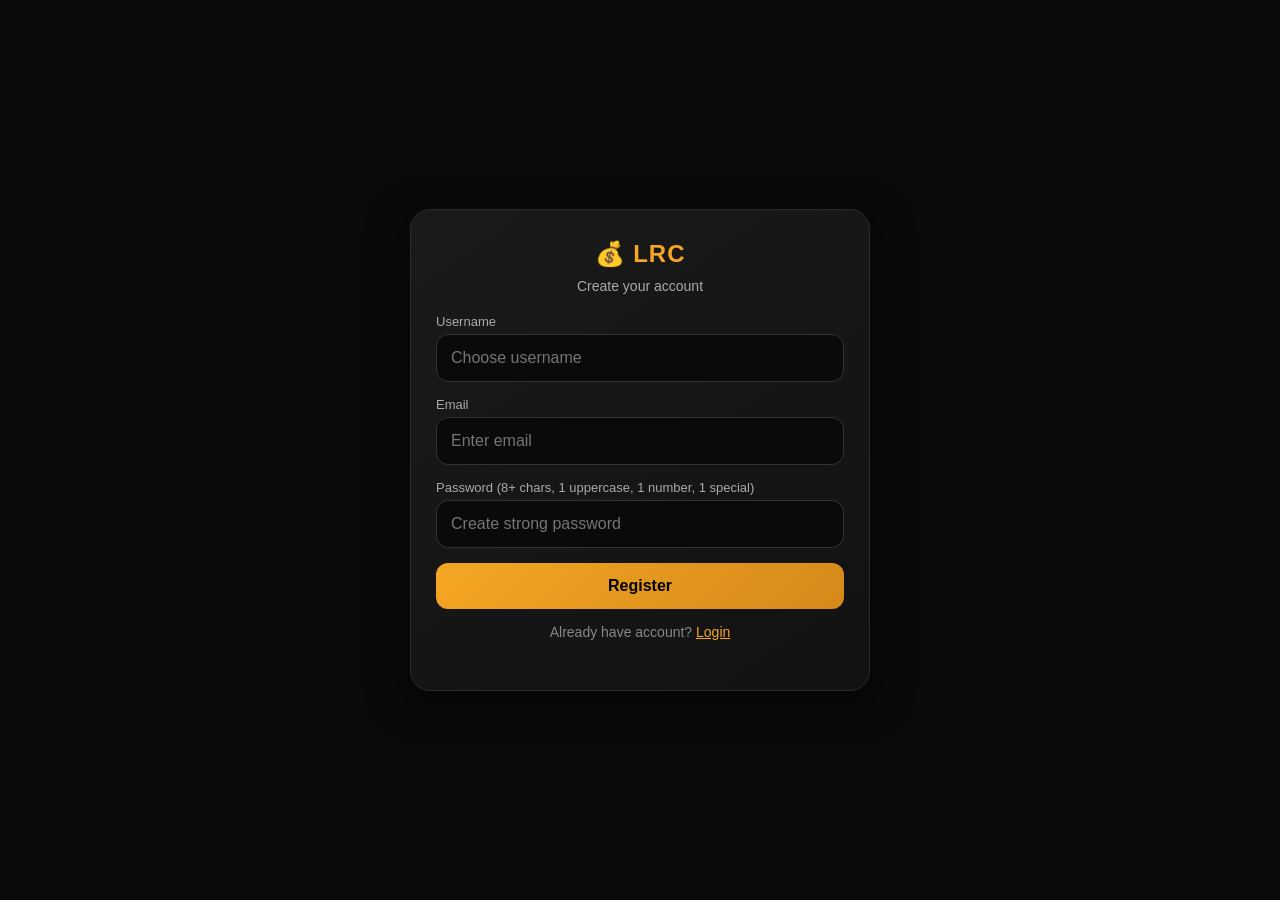
<file: register.html>
<!DOCTYPE html>
<html>
<head>
    <meta charset="UTF-8">
    <meta name="viewport" content="width=device-width, initial-scale=1.0">
    <title>Register - LRC</title>
    <link rel="stylesheet" href="style.css">
</head>
<body>
<div class="container">
    <div class="card">
        <h2>💰 LRC</h2>
        <p>Create your account</p>
        <div class="input-group">
            <label>Username</label>
            <input type="text" id="regUser" placeholder="Choose username">
        </div>
        <div class="input-group">
            <label>Email</label>
            <input type="email" id="regEmail" placeholder="Enter email">
        </div>
        <div class="input-group">
            <label>Password (8+ chars, 1 uppercase, 1 number, 1 special)</label>
            <input type="password" id="regPass" placeholder="Create strong password">
        </div>
        <button class="btn" onclick="registerUser()">Register</button>
        <p style="margin-top:15px; color:#888;">Already have account? <span class="link" onclick="window.location.href='login.html'">Login</span></p>
        <p id="regMsg" class="msg"></p>
    </div>
</div>
<script src="app.js"></script>
<script>
function registerUser() {
    var user = document.getElementById('regUser').value.trim();
    var email = document.getElementById('regEmail').value.trim();
    var pass = document.getElementById('regPass').value.trim();
    
    if (!user || !email || !pass) {
        document.getElementById('regMsg').innerText = 'Please fill all fields';
        return;
    }
    
    var passErr = validatePassword(pass);
    if (passErr) {
        document.getElementById('regMsg').innerText = passErr;
        return;
    }
    
    var users = getUsers();
    if (users[user]) {
        document.getElementById('regMsg').innerText = 'Username already exists';
        return;
    }
    
    // Create user
    users[user] = {
        email: email,
        password: pass,
        role: 'user',
        ref: user + Date.now()
    };
    saveUsers(users);
    
    // Create user data
    var data = getData();
    data[user] = {
        balance: 0,
        totalInvest: 0,
        totalEarn: 0,
        active: 0,
        todayEarn: 0,
        plans: [],
        history: [],
        referrals: 0,
        refCommission: 0
    };
    saveData(data);
    
    document.getElementById('regMsg').className = 'msg msg-success';
    document.getElementById('regMsg').innerText = '✅ Registration successful! Redirecting...';
    
    setTimeout(function() {
        window.location.href = 'login.html';
    }, 1500);
}
</script>
</body>
</html>
</file>
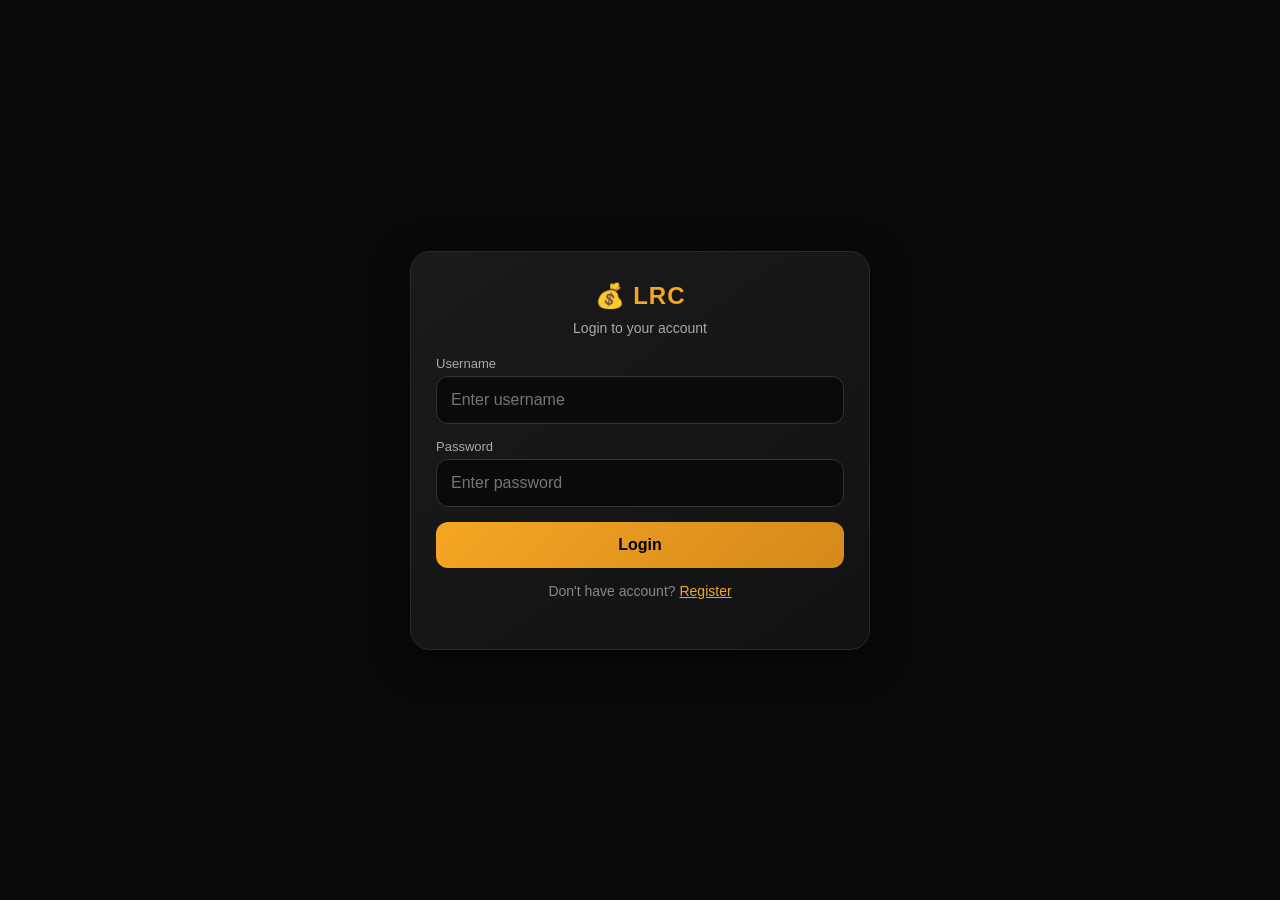
<file: withdraw.html>
<!DOCTYPE html>
<html>
<head>
    <meta charset="UTF-8">
    <meta name="viewport" content="width=device-width, initial-scale=1.0">
    <title>Withdraw - LRC</title>
    <link rel="stylesheet" href="style.css">
</head>
<body>
<div class="container">
    <div style="display:flex; justify-content:space-between; align-items:center; margin-bottom:20px;">
        <h2 style="color:#ffcc00;">💸 Withdraw</h2>
        <span class="link" onclick="window.location.href='dashboard.html'">⬅ Back</span>
    </div>
    <div class="card">
        <p style="color:#888; margin-bottom:15px;">Withdraw your earnings</p>
        <div class="input-group"><label>Easypaisa Number</label><input type="text" id="withdrawNumber" placeholder="03XX-XXXXXXX"></div>
        <div class="input-group"><label>Amount (PKR)</label><input type="number" id="withdrawAmount" placeholder="Enter amount"></div>
        <button class="btn" onclick="withdraw()">Withdraw Now</button>
        <p style="color:#888; font-size:12px; margin-top:10px;">Min: 100 PKR · Processing: 24 hours</p>
        <p id="withdrawMsg" class="msg"></p>
    </div>
</div>
<div id="toast" class="toast"></div>
<script src="app.js"></script>
<script>
requireAuth();

function withdraw() {
    let number = document.getElementById('withdrawNumber').value.trim();
    let amount = parseFloat(document.getElementById('withdrawAmount').value);
    if (!number || !amount || amount < 100) { document.getElementById('withdrawMsg').innerText = 'Min 100 PKR'; return; }
    let data = getData();
    let userData = data[currentUser];
    if ((userData.balance || 0) < amount) { document.getElementById('withdrawMsg').innerText = 'Insufficient balance'; return; }
    userData.balance = (userData.balance || 0) - amount;
    if (!userData.history) userData.history = [];
    userData.history.push({ type: 'Withdraw', amount: amount, date: new Date().toLocaleString(), status: 'Pending' });
    saveData(data);
    showToast('✅ Withdrawal of $'+amount+' to '+number+' initiated');
    document.getElementById('withdrawMsg').className = 'msg msg-success';
    document.getElementById('withdrawMsg').innerText = '✅ Withdrawal initiated!';
    setTimeout(() => { window.location.href = 'dashboard.html'; }, 1500);
}
</script>
</body>
</html>
</file>
<file: style.css>
* { margin:0; padding:0; box-sizing:border-box; }
body {
    font-family: 'Segoe UI', Arial, sans-serif;
    background: #0a0a0a;
    color: #fff;
    min-height: 100vh;
    display: flex;
    justify-content: center;
    align-items: center;
}
.container { max-width: 500px; width:100%; padding:20px; }
.card {
    background: linear-gradient(145deg, #1a1a1a, #121212);
    border-radius: 20px;
    padding: 30px 25px;
    border: 1px solid #2a2a2a;
    box-shadow: 0 10px 40px rgba(0,0,0,0.6);
    text-align: center;
}
.card h2 { color: #f5a623; margin-bottom: 10px; font-weight: 700; letter-spacing: 1px; }
.card p { color: #aaa; font-size: 14px; margin-bottom: 20px; }
.input-group { margin-bottom: 15px; text-align: left; }
.input-group label { color: #aaa; font-size: 13px; display: block; margin-bottom: 5px; }
.input-group input, .input-group select {
    width: 100%;
    padding: 14px;
    border: 1px solid #333;
    border-radius: 12px;
    background: #0a0a0a;
    color: #fff;
    font-size: 16px;
    outline: none;
    transition: 0.3s;
}
.input-group input:focus, .input-group select:focus { border-color: #f5a623; box-shadow: 0 0 15px rgba(245,166,35,0.1); }
.btn {
    width: 100%;
    padding: 14px;
    background: linear-gradient(135deg, #f5a623, #d4891a);
    border: none;
    border-radius: 12px;
    font-weight: 700;
    font-size: 16px;
    cursor: pointer;
    color: #000;
    transition: 0.3s;
}
.btn:hover { transform: scale(1.02); box-shadow: 0 5px 20px rgba(245,166,35,0.3); }
.btn-danger { background: linear-gradient(135deg, #cc3333, #aa2222); color: #fff; }
.btn-outline { background: transparent; border: 2px solid #f5a623; color: #f5a623; }
.btn-outline:hover { background: #f5a623; color: #000; }
.hidden { display: none; }
.link { color: #f5a623; cursor: pointer; text-decoration: underline; }
.link:hover { color: #fff; }
.msg { color: #ff6666; margin-top: 10px; font-size: 14px; }
.msg-success { color: #66ff66; }
.flex { display: flex; gap: 10px; }
.flex .btn { flex: 1; }
.balance { font-size: 42px; font-weight: 800; color: #f5a623; text-shadow: 0 0 30px rgba(245,166,35,0.2); }
.stat-grid { display: grid; grid-template-columns: 1fr 1fr; gap: 12px; margin: 15px 0; }
.stat { background: #0a0a0a; padding: 18px; border-radius: 14px; border: 1px solid #222; text-align: center; transition: 0.3s; }
.stat:hover { border-color: #f5a623; }
.stat .num { font-size: 24px; font-weight: 700; color: #f5a623; }
.stat .label { font-size: 12px; color: #666; margin-top: 5px; text-transform: uppercase; letter-spacing: 1px; }
.tab-bar {
    display: grid;
    grid-template-columns: repeat(5, 1fr);
    gap: 6px;
    background: #1a1a1a;
    border-radius: 16px;
    padding: 6px;
    margin-bottom: 20px;
}
.tab-bar button {
    padding: 12px 6px;
    background: transparent;
    border: none;
    color: #888;
    font-weight: 600;
    border-radius: 12px;
    cursor: pointer;
    font-size: 11px;
    transition: 0.3s;
}
.tab-bar button.active { background: #f5a623; color: #000; }
.tab-bar button:hover { color: #fff; }
.plan-item {
    background: #0a0a0a;
    padding: 18px;
    border-radius: 14px;
    border: 1px solid #222;
    margin-bottom: 12px;
    display: flex;
    justify-content: space-between;
    align-items: center;
    transition: 0.3s;
}
.plan-item:hover { border-color: #f5a623; }
.plan-item .info { text-align: left; }
.plan-item .info .name { font-weight: 700; font-size: 17px; color: #f5a623; }
.plan-item .info .detail { font-size: 12px; color: #888; margin-top: 3px; }
.plan-item .price { font-size: 20px; font-weight: 800; color: #f5a623; }
.history-item { display: flex; justify-content: space-between; padding: 12px 0; border-bottom: 1px solid #222; font-size: 14px; }
.history-item .type-deposit { color: #66ff66; font-weight: 600; }
.history-item .type-withdraw { color: #ff6666; font-weight: 600; }
.history-item .status { color: #888; font-size: 12px; }
.ref-box {
    background: #0a0a0a;
    padding: 15px;
    border-radius: 12px;
    border: 1px solid #222;
    display: flex;
    justify-content: space-between;
    align-items: center;
    margin-top: 10px;
}
.ref-box .link { color: #f5a623; font-size: 12px; word-break: break-all; }
.toast {
    position: fixed;
    bottom: 30px;
    left: 50%;
    transform: translateX(-50%);
    background: #222;
    padding: 14px 30px;
    border-radius: 14px;
    border: 1px solid #444;
    display: none;
    z-index: 999;
    font-weight: 600;
    box-shadow: 0 10px 40px rgba(0,0,0,0.8);
}
.admin-card { border-color: #f5a623; background: #1a1200; }
.admin-card h3 { color: #f5a623; }
.admin-table { width:100%; font-size:13px; margin-top:10px; }
.admin-table th { color:#f5a623; text-align:left; padding:8px 0; border-bottom:1px solid #333; }
.admin-table td { padding:8px 0; border-bottom:1px solid #222; }
</file>
